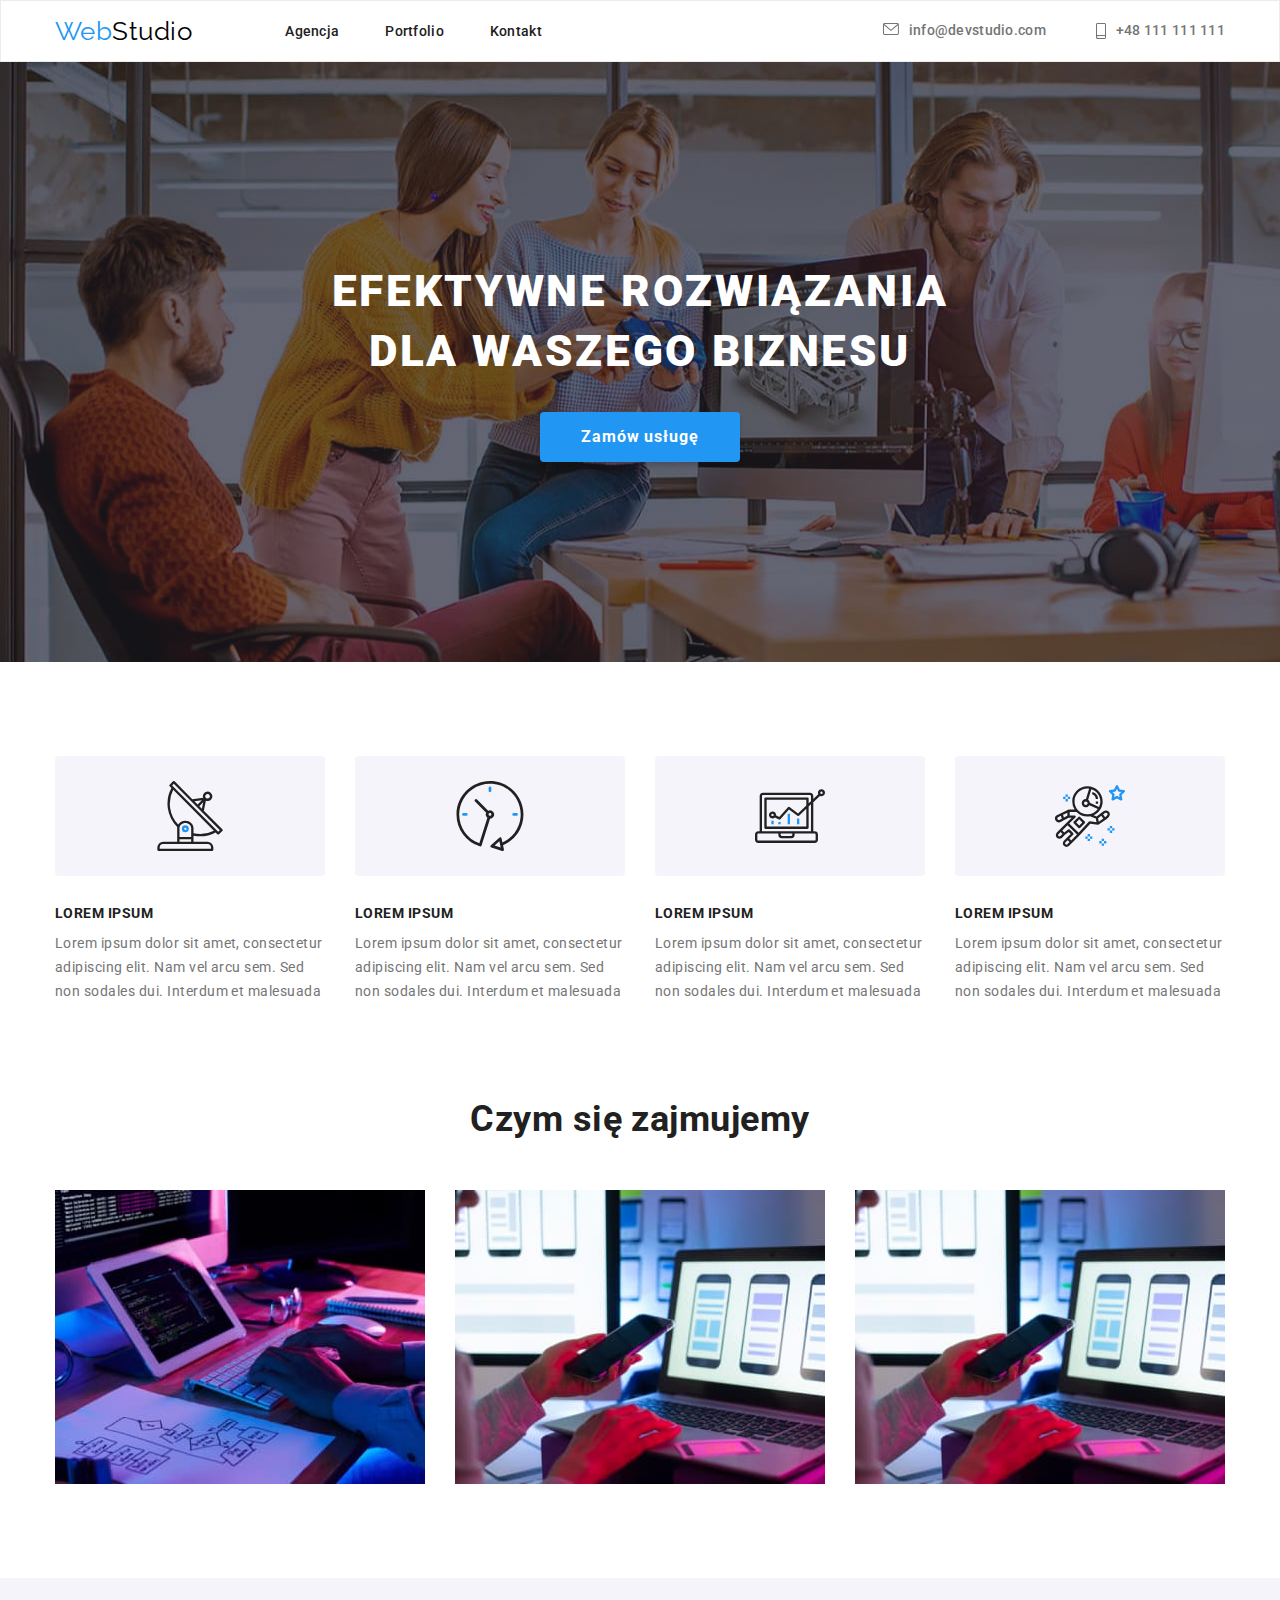
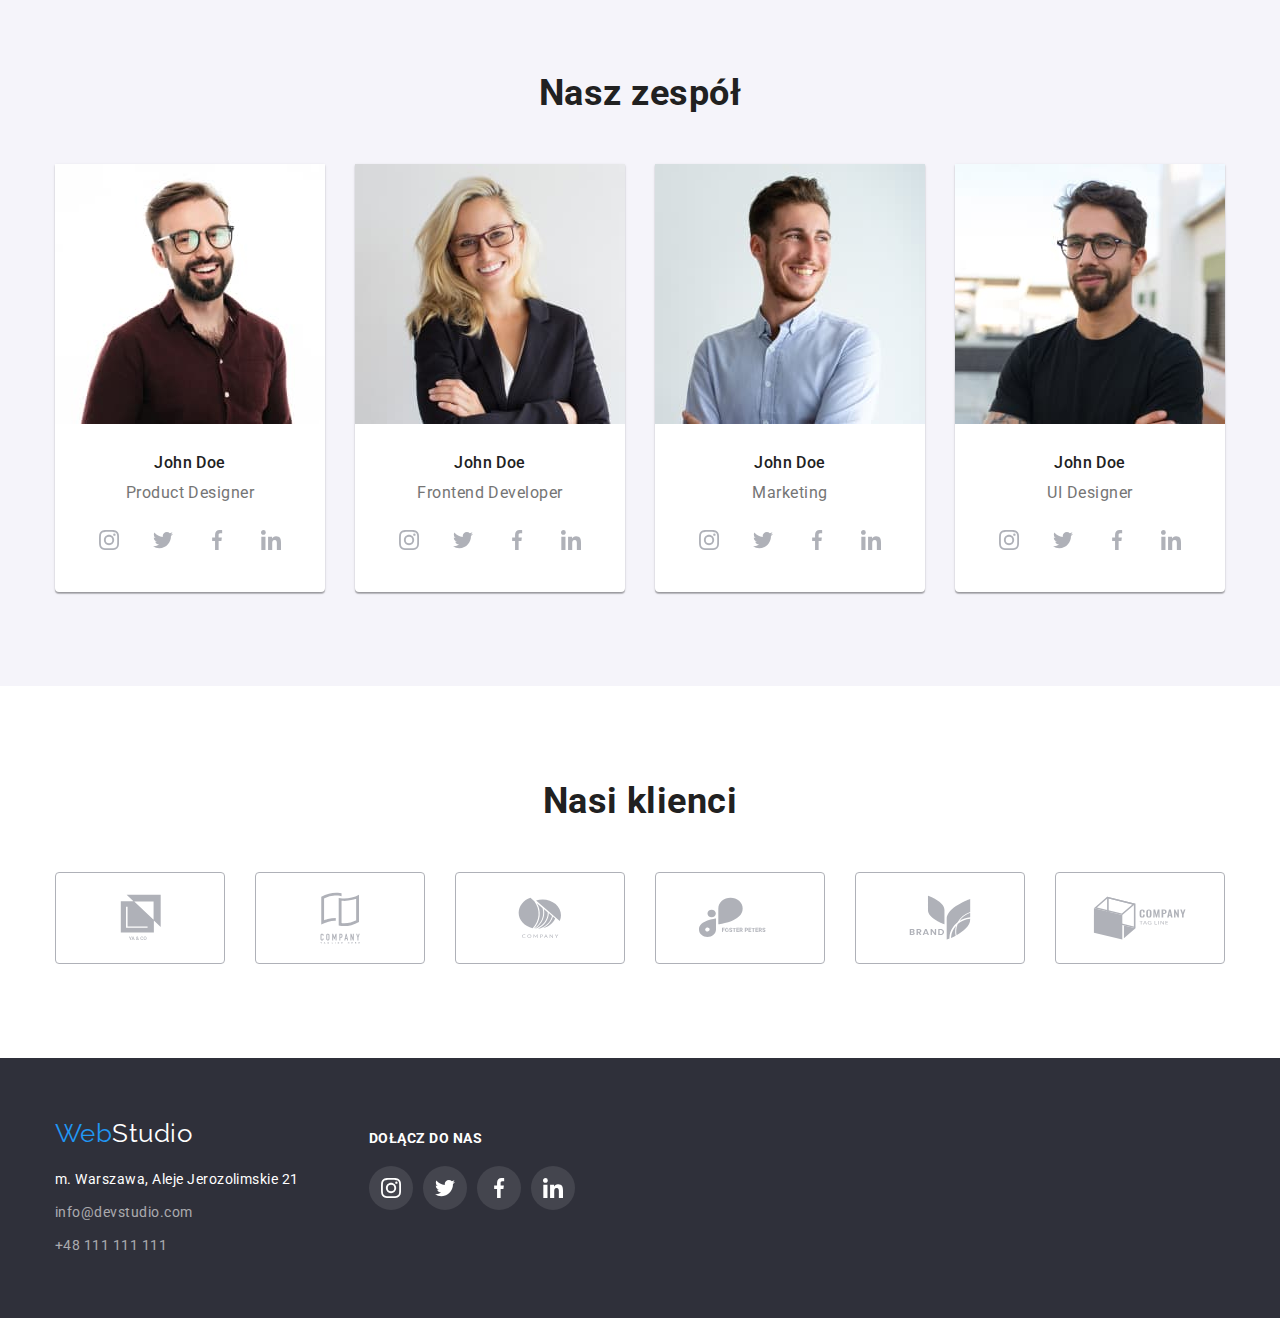
<file: index.html>
<!DOCTYPE html>
<html lang="pl">
  <head>
    <meta charset="UTF-8" />
    <meta http-equiv="X-UA-Compatible" content="IE=edge" />
    <meta name="viewport" content="width=device-width, initial-scale=1.0" />
    <link
      rel="stylesheet"
      href="https://cdnjs.cloudflare.com/ajax/libs/modern-normalize/1.0.0/modern-normalize.min.css"
    />
    <link
      href="https://fonts.googleapis.com/css2?family=Raleway:wght@700&family=Roboto:wght@400;500;700;900&display=swap"
      rel="stylesheet"
    />
    <link rel="stylesheet" href="./css/styles.css" />
    <title>WebStudio</title>
  </head>
  <body>
    <header class="header">
      <div class="container">
        <a class="header__logo logo" href="./index.html"
          ><span>Web</span>Studio</a
        >
        <nav class="nav">
          <ul class="nav__list list">
            <li class="nav__item">
              <a href="./index.html" class="nav__link link">Agencja</a>
            </li>
            <li class="nav__item">
              <a href="./portfolio.html" class="nav__link link">Portfolio</a>
            </li>
            <li class="nav__item">
              <a href="#" class="nav__link link">Kontakt</a>
            </li>
          </ul>
        </nav>
        <ul class="header__contact-list list">
          <li class="header__contact-item">
            <a
              class="header__contact-link link"
              href="mailto:info@devstudio.com"
              ><svg class="header__contact-icon" width="16" height="12">
                <use href="images/icons.svg#icon-envelope"></use></svg
              >info@devstudio.com</a
            >
          </li>
          <li class="header__contact-item">
            <a class="header__contact-link link" href="tel:+48111111111"
              ><svg class="header__contact-icon" width="10" height="16">
                <use href="images/icons.svg#icon-smartphone"></use></svg
              >+48 111 111 111</a
            >
          </li>
        </ul>
      </div>
    </header>
    <main>
      <section class="hero section">
        <div class="container">
          <h1 class="hero__heading">
            <pre>Efektywne rozwiązania</pre>
            <pre>dla waszego biznesu</pre>
          </h1>
          <button class="hero__button btn" type="button">Zamów usługę</button>
        </div>
      </section>
      <section class="strengths section">
        <div class="container">
          <ul class="strengths__list list">
            <li class="strengths__item">
              <div class="strengths__icon">
                <svg class="strengths__icon-svg">
                  <use
                    href="images/icons.svg#icon-antenna"
                    width="70"
                    height="70"
                  ></use>
                </svg>
              </div>
              <h2 class="strengths__heading">LOREM IPSUM</h2>
              <p class="strengths__text margin-top-10">
                Lorem ipsum dolor sit amet, consectetur adipiscing elit. Nam vel
                arcu sem. Sed non sodales dui. Interdum et malesuada
              </p>
            </li>
            <li class="strengths__item">
              <div class="strengths__icon">
                <svg class="strengths__icon-svg">
                  <use
                    href="images/icons.svg#icon-clock"
                    width="70"
                    height="70"
                  ></use>
                </svg>
              </div>
              <h2 class="strengths__heading">LOREM IPSUM</h2>
              <p class="strengths__text margin-top-10">
                Lorem ipsum dolor sit amet, consectetur adipiscing elit. Nam vel
                arcu sem. Sed non sodales dui. Interdum et malesuada
              </p>
            </li>
            <li class="strengths__item">
              <div class="strengths__icon">
                <svg class="strengths__icon-svg">
                  <use
                    href="images/icons.svg#icon-diagram"
                    width="70"
                    height="70"
                  ></use>
                </svg>
              </div>
              <h2 class="strengths__heading">LOREM IPSUM</h2>
              <p class="strengths__text margin-top-10">
                Lorem ipsum dolor sit amet, consectetur adipiscing elit. Nam vel
                arcu sem. Sed non sodales dui. Interdum et malesuada
              </p>
            </li>
            <li class="strengths__item">
              <div class="strengths__icon">
                <svg class="strengths__icon-svg">
                  <use
                    href="images/icons.svg#icon-astronaut"
                    width="70"
                    height="70"
                  ></use>
                </svg>
              </div>
              <h2 class="strengths__heading">LOREM IPSUM</h2>
              <p class="strengths__text margin-top-10">
                Lorem ipsum dolor sit amet, consectetur adipiscing elit. Nam vel
                arcu sem. Sed non sodales dui. Interdum et malesuada
              </p>
            </li>
          </ul>
        </div>
      </section>
      <section class="whatwedo section">
        <div class="container">
          <h2 class="heading-secondary">Czym się zajmujemy</h2>
          <ul class="whatwedo__list list">
            <li class="whatwedo__item">
              <img
                src="./images/programming.jpg"
                alt="Programist typing on keyboard"
                width="370"
                height="294"
                class="whatwedo__image"
              />
            </li>
            <li class="whatwedo__item">
              <img
                src="./images/mockups.jpg"
                alt="A graphic designer who prepares page mockups"
                width="370"
                height="294"
                class="whatwedo__image"
              />
            </li>
            <li class="whatwedo__item">
              <img
                src="./images/mockups.jpg"
                alt="A graphic designer who designs the website"
                width="370"
                height="294"
                class="whatwedo__image"
              />
            </li>
          </ul>
        </div>
      </section>
      <section class="team section">
        <div class="container">
          <h2 class="heading-secondary">Nasz zespół</h2>
          <ul class="team__list list">
            <li class="team__item">
              <figure class="team__card">
                <img
                  src="./images/webstudio-product-designer.jpg"
                  alt="Product designer"
                  width="270"
                  height="260"
                  class="team__image"
                />
                <figcaption class="team__description">
                  <h3 class="team__heading">John Doe</h3>
                  <p class="team__text margin-top-10">Product Designer</p>
                  <ul class="team__social-list list">
                    <li class="team__social-item">
                      <a class="team__social-link social" href="#">
                        <svg width="20" height="20" class="team__icon-svg">
                          <use href="images/icons.svg#icon-instagram"></use>
                        </svg>
                      </a>
                    </li>
                    <li class="team__social-item">
                      <a class="team__social-link social" href="#">
                        <svg width="20" height="20" class="team__icon-svg">
                          <use href="images/icons.svg#icon-twitter"></use>
                        </svg>
                      </a>
                    </li>
                    <li class="team__social-item">
                      <a class="team__social-link social" href="#">
                        <svg width="20" height="20" class="team__icon-svg">
                          <use href="images/icons.svg#icon-facebook"></use>
                        </svg>
                      </a>
                    </li>
                    <li class="team__social-item">
                      <a class="team__social-link social" href="#">
                        <svg width="20" height="20" class="team__icon-svg">
                          <use href="images/icons.svg#icon-linkedin"></use>
                        </svg>
                      </a>
                    </li>
                  </ul>
                </figcaption>
              </figure>
            </li>
            <li class="team__item">
              <figure class="team__card">
                <img
                  src="./images/webstudio-frontend-developer.jpg"
                  alt="Frontend developer"
                  width="270"
                  height="260"
                  class="team__image"
                />
                <figcaption class="team__description">
                  <h3 class="team__heading">John Doe</h3>
                  <p class="team__text margin-top-10">Frontend Developer</p>
                  <ul class="team__social-list list">
                    <li class="team__social-item">
                      <a class="team__social-link social" href="#">
                        <svg width="20" height="20" class="team__icon-svg">
                          <use href="images/icons.svg#icon-instagram"></use>
                        </svg>
                      </a>
                    </li>
                    <li class="team__social-item">
                      <a class="team__social-link social" href="#">
                        <svg width="20" height="20" class="team__icon-svg">
                          <use href="images/icons.svg#icon-twitter"></use>
                        </svg>
                      </a>
                    </li>
                    <li class="team__social-item">
                      <a class="team__social-link social" href="#">
                        <svg width="20" height="20" class="team__icon-svg">
                          <use href="images/icons.svg#icon-facebook"></use>
                        </svg>
                      </a>
                    </li>
                    <li class="team__social-item">
                      <a class="team__social-link social" href="#">
                        <svg width="20" height="20" class="team__icon-svg">
                          <use href="images/icons.svg#icon-linkedin"></use>
                        </svg>
                      </a>
                    </li>
                  </ul>
                </figcaption>
              </figure>
            </li>
            <li class="team__item">
              <figure class="team__card">
                <img
                  src="./images/webstudio-marketing.jpg"
                  alt="Marketing"
                  width="270"
                  height="260"
                  class="team__image"
                />
                <figcaption class="team__description">
                  <h3 class="team__heading">John Doe</h3>
                  <p class="team__text margin-top-10">Marketing</p>
                  <ul class="team__social-list list">
                    <li class="team__social-item">
                      <a class="team__social-link social" href="#">
                        <svg width="20" height="20" class="team__icon-svg">
                          <use href="images/icons.svg#icon-instagram"></use>
                        </svg>
                      </a>
                    </li>
                    <li class="team__social-item">
                      <a class="team__social-link social" href="#">
                        <svg width="20" height="20" class="team__icon-svg">
                          <use href="images/icons.svg#icon-twitter"></use>
                        </svg>
                      </a>
                    </li>
                    <li class="team__social-item">
                      <a class="team__social-link social" href="#">
                        <svg width="20" height="20" class="team__icon-svg">
                          <use href="images/icons.svg#icon-facebook"></use>
                        </svg>
                      </a>
                    </li>
                    <li class="team__social-item">
                      <a class="team__social-link social" href="#">
                        <svg width="20" height="20" class="team__icon-svg">
                          <use href="images/icons.svg#icon-linkedin"></use>
                        </svg>
                      </a>
                    </li>
                  </ul>
                </figcaption>
              </figure>
            </li>
            <li class="team__item">
              <figure class="team__card">
                <img
                  src="./images/webstudio-ui-designer.jpg"
                  alt="UI designer"
                  width="270"
                  height="260"
                  class="team__image"
                />
                <figcaption class="team__description">
                  <h3 class="team__heading">John Doe</h3>
                  <p class="team__text margin-top-10">UI Designer</p>
                  <ul class="team__social-list list">
                    <li class="team__social-item">
                      <a class="team__social-link social" href="#">
                        <svg width="20" height="20" class="team__icon-svg">
                          <use href="images/icons.svg#icon-instagram"></use>
                        </svg>
                      </a>
                    </li>
                    <li class="team__social-item">
                      <a class="team__social-link social" href="#">
                        <svg width="20" height="20" class="team__icon-svg">
                          <use href="images/icons.svg#icon-twitter"></use>
                        </svg>
                      </a>
                    </li>
                    <li class="team__social-item">
                      <a class="team__social-link social" href="#">
                        <svg width="20" height="20" class="team__icon-svg">
                          <use href="images/icons.svg#icon-facebook"></use>
                        </svg>
                      </a>
                    </li>
                    <li class="team__social-item">
                      <a class="team__social-link social" href="#">
                        <svg width="20" height="20" class="team__icon-svg">
                          <use href="images/icons.svg#icon-linkedin"></use>
                        </svg>
                      </a>
                    </li>
                  </ul>
                </figcaption>
              </figure>
            </li>
          </ul>
        </div>
      </section>
      <section class="clients section">
        <div class="container">
          <h2 class="heading-secondary">Nasi klienci</h2>
          <ul class="clients__list list">
            <li class="clients__item">
              <a class="clients__link" href="#">
                <svg width="41" height="46.7" class="client__icon-svg">
                  <use href="images/icons.svg#icon-logo1"></use>
                </svg>
              </a>
            </li>
            <li class="clients__item">
              <a class="clients__link" href="#">
                <svg width="40" height="52" class="client__icon-svg">
                  <use href="images/icons.svg#icon-logo2"></use>
                </svg>
              </a>
            </li>
            <li class="clients__item">
              <a class="clients__link" href="#">
                <svg width="43.46" height="41.18" class="client__icon-svg">
                  <use href="images/icons.svg#icon-logo3"></use>
                </svg>
              </a>
            </li>
            <li class="clients__item">
              <a class="clients__link" href="#">
                <svg width="84.44" height="40.62" class="client__icon-svg">
                  <use href="images/icons.svg#icon-logo4"></use>
                </svg>
              </a>
            </li>
            <li class="clients__item">
              <a class="clients__link" href="#">
                <svg width="62.54" height="45.43" class="client__icon-svg">
                  <use href="images/icons.svg#icon-logo5"></use>
                </svg>
              </a>
            </li>
            <li class="clients__item">
              <a class="clients__link" href="#">
                <svg width="93.79" height="43.93" class="client__icon-svg">
                  <use href="images/icons.svg#icon-logo6"></use>
                </svg>
              </a>
            </li>
          </ul>
        </div>
      </section>
    </main>
    <footer class="footer section">
      <div class="container">
        <div class="footer__left">
          <a class="footer__logo logo" href="#"><span>Web</span>Studio</a>
          <address class="footer__contact">
            <p class="footer__address">m. Warszawa, Aleje Jerozolimskie 21</p>
            <ul class="footer__contact-list list">
              <li class="footer__contact-item">
                <a
                  href="mailto:info@devstudio.com"
                  class="footer__contact-link link"
                  >info@devstudio.com</a
                >
              </li>
              <li class="footer__contact-item">
                <a href="tel:+48111111111" class="footer__contact-link link"
                  >+48 111 111 111</a
                >
              </li>
            </ul>
          </address>
        </div>
        <div class="footer__right">
          <h3 class="footer__join-us">Dołącz do nas</h3>
          <ul class="footer__social-list list">
            <li class="footer__social-item">
              <a class="footer__social-link social" href="#">
                <svg width="20" height="20" class="footer__icon-svg">
                  <use href="images/icons.svg#icon-instagram"></use>
                </svg>
              </a>
            </li>
            <li class="footer__social-item">
              <a class="footer__social-link social" href="#">
                <svg width="20" height="20" class="footer__icon-svg">
                  <use href="images/icons.svg#icon-twitter"></use>
                </svg>
              </a>
            </li>
            <li class="footer__social-item">
              <a class="footer__social-link social" href="#">
                <svg width="20" height="20" class="footer__icon-svg">
                  <use href="images/icons.svg#icon-facebook"></use>
                </svg>
              </a>
            </li>
            <li class="footer__social-item">
              <a class="footer__social-link social" href="#">
                <svg width="20" height="20" class="footer__icon-svg">
                  <use href="images/icons.svg#icon-linkedin"></use>
                </svg>
              </a>
            </li>
          </ul>
        </div>
      </div>
    </footer>
  </body>
</html>
</file>
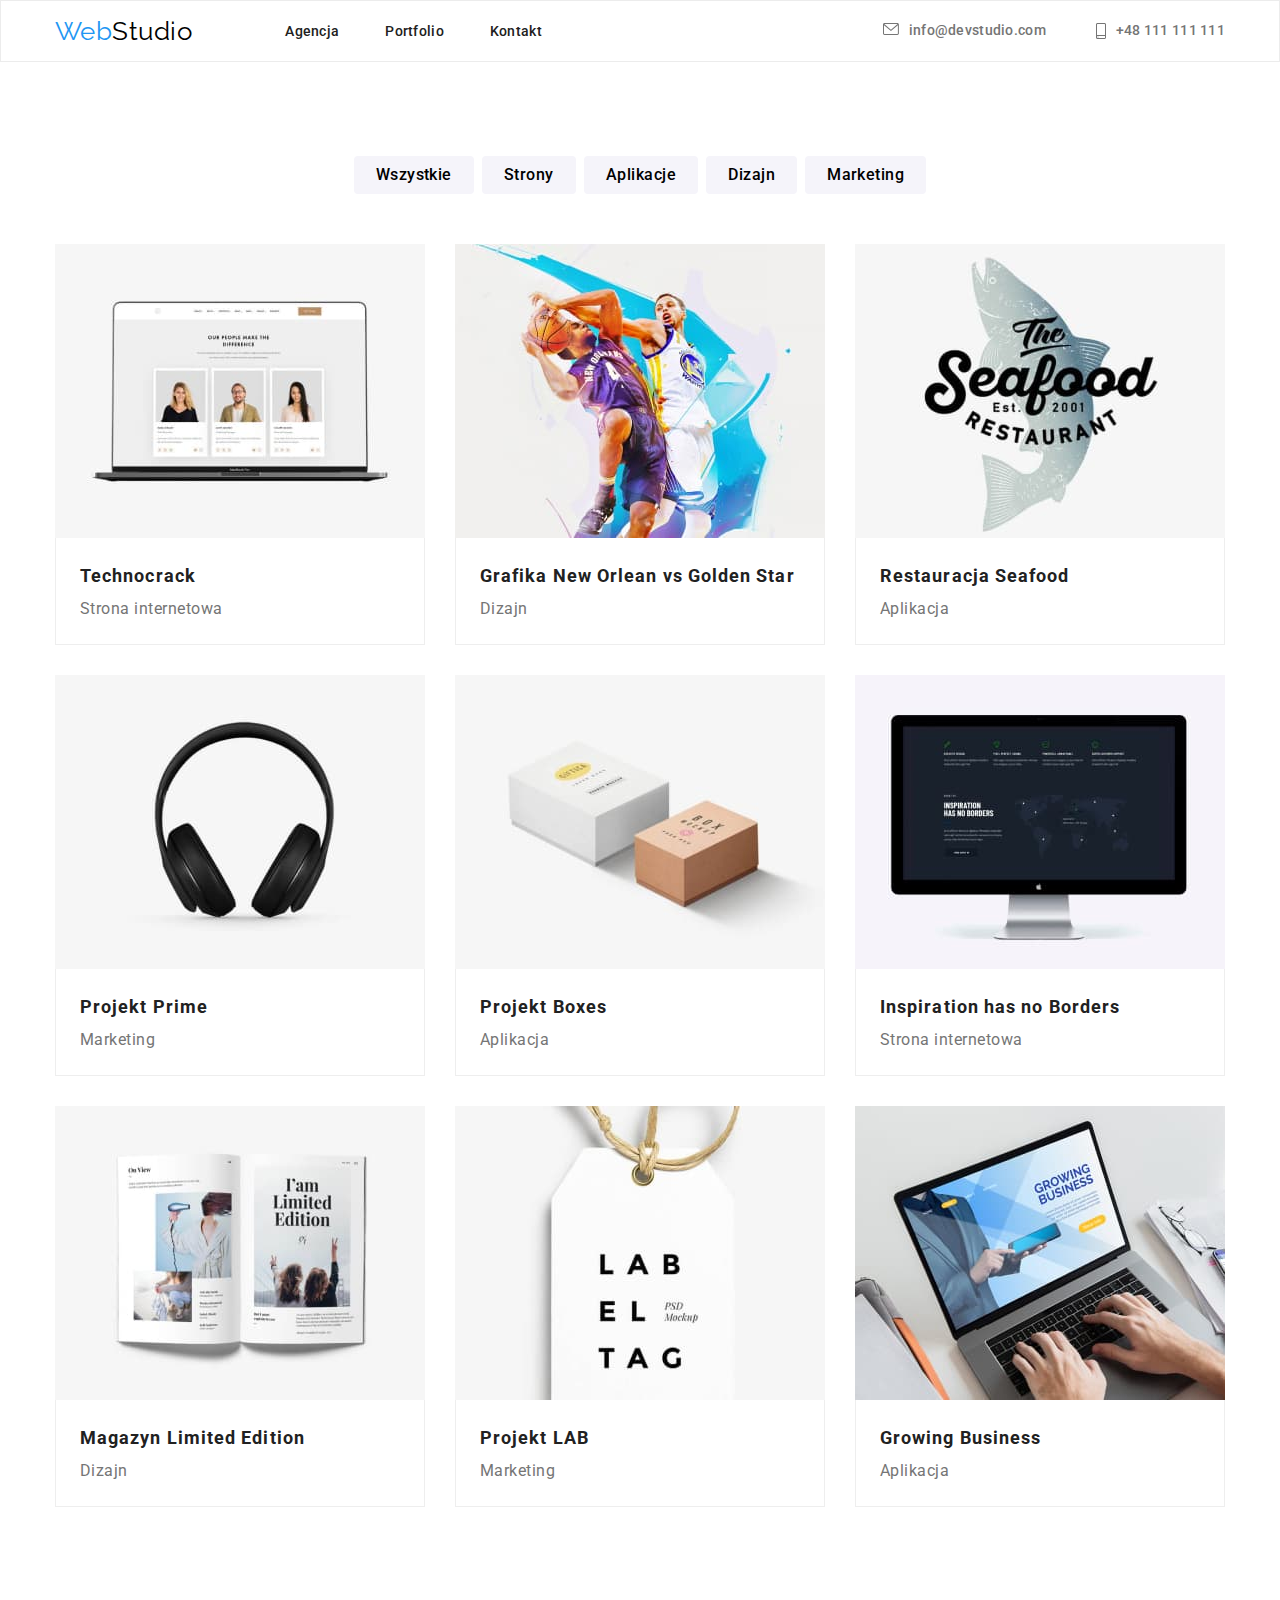
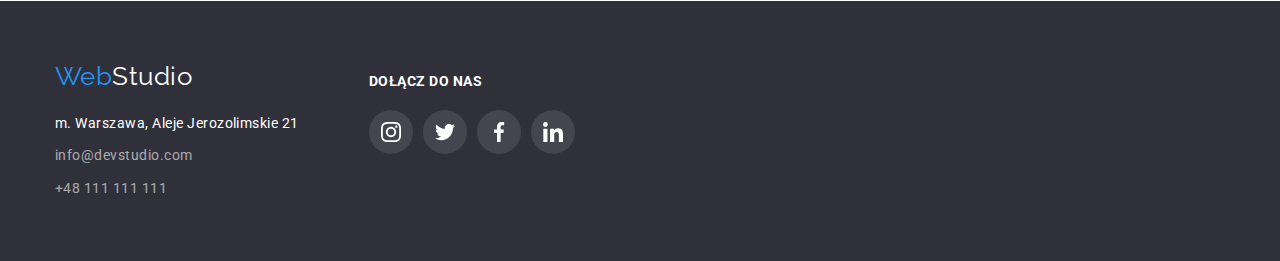
<file: portfolio.html>
<!DOCTYPE html>
<html lang="pl">
  <head>
    <meta charset="UTF-8" />
    <meta http-equiv="X-UA-Compatible" content="IE=edge" />
    <meta name="viewport" content="width=device-width, initial-scale=1.0" />
    <link
      rel="stylesheet"
      href="https://cdnjs.cloudflare.com/ajax/libs/modern-normalize/1.0.0/modern-normalize.min.css"
    />
    <link
      href="https://fonts.googleapis.com/css2?family=Raleway:wght@700&family=Roboto:wght@400;500;700;900&display=swap"
      rel="stylesheet"
    />
    <link rel="stylesheet" href="./css/styles.css" />
    <title>WebStudio</title>
  </head>
  <body>
    <header class="header">
      <div class="container">
        <a class="header__logo logo" href="./index.html"
          ><span>Web</span>Studio</a
        >
        <nav class="nav">
          <ul class="nav__list list">
            <li class="nav__item">
              <a href="./index.html" class="nav__link link">Agencja</a>
            </li>
            <li class="nav__item">
              <a href="./portfolio.html" class="nav__link link">Portfolio</a>
            </li>
            <li class="nav__item">
              <a href="#" class="nav__link link">Kontakt</a>
            </li>
          </ul>
        </nav>
        <ul class="header__contact-list list">
          <li class="header__contact-item">
            <a
              class="header__contact-link link"
              href="mailto:info@devstudio.com"
              ><svg class="header__contact-icon" width="16" height="12">
                <use href="images/icons.svg#icon-envelope"></use></svg
              >info@devstudio.com</a
            >
          </li>
          <li class="header__contact-item">
            <a class="header__contact-link link" href="tel:+48111111111"
              ><svg class="header__contact-icon" width="10" height="16">
                <use href="images/icons.svg#icon-smartphone"></use></svg
              >+48 111 111 111</a
            >
          </li>
        </ul>
      </div>
    </header>
    <main>
      <section class="filter section">
        <div class="container">
          <ul class="filter__list list">
            <li class="filter__item">
              <button class="filter__button btn" type="button">
                Wszystkie
              </button>
            </li>
            <li class="filter__item">
              <button class="filter__button btn" type="button">Strony</button>
            </li>
            <li class="filter__item">
              <button class="filter__button btn" type="button">
                Aplikacje
              </button>
            </li>
            <li class="filter__item">
              <button class="filter__button btn" type="button">Dizajn</button>
            </li>
            <li class="filter__item">
              <button class="filter__button btn" type="button">
                Marketing
              </button>
            </li>
          </ul>
        </div>
      </section>
      <section class="portfolio section">
        <div class="container">
          <ul class="portfolio__list list">
            <li class="portfolio__item">
              <figure class="portfolio__card">
                <img
                  src="./images/technocrack-website.jpg"
                  alt="Technocrack website"
                  width="370"
                  height="294"
                  class="portfolio__image"
                />
                <figcaption class="portfolio__description">
                  <h3 class="portfolio__heading">Technocrack</h3>
                  <p class="portfolio__text">Strona internetowa</p>
                </figcaption>
              </figure>
            </li>
            <li class="portfolio__item">
              <figure class="portfolio__card">
                <img
                  src="./images/new-orlean-vs-golden-star-graphic.jpg"
                  alt="New Orlean vs Golden Star graphic"
                  width="370"
                  height="294"
                  class="portfolio__image"
                />
                <figcaption class="portfolio__description">
                  <h3 class="portfolio__heading">
                    Grafika New Orlean vs Golden Star
                  </h3>
                  <p class="portfolio__text">Dizajn</p>
                </figcaption>
              </figure>
            </li>
            <li class="portfolio__item">
              <figure class="portfolio__card">
                <img
                  src="./images/seafood-restaurant-app.jpg"
                  alt="Seafood restaurant app"
                  width="370"
                  height="294"
                  class="portfolio__image"
                />
                <figcaption class="portfolio__description">
                  <h3 class="portfolio__heading">Restauracja Seafood</h3>
                  <p class="portfolio__text">Aplikacja</p>
                </figcaption>
              </figure>
            </li>
            <li class="portfolio__item">
              <figure class="portfolio__card">
                <img
                  src="./images/prime-project-marketing.jpg"
                  alt="Prime marketing project"
                  width="370"
                  height="294"
                  class="portfolio__image"
                />
                <figcaption class="portfolio__description">
                  <h3 class="portfolio__heading">Projekt Prime</h3>
                  <p class="portfolio__text">Marketing</p>
                </figcaption>
              </figure>
            </li>
            <li class="portfolio__item">
              <figure class="portfolio__card">
                <img
                  src="./images/boxes-project-app.jpg"
                  alt="Boxes app project"
                  width="370"
                  height="294"
                  class="portfolio__image"
                />
                <figcaption class="portfolio__description">
                  <h3 class="portfolio__heading">Projekt Boxes</h3>
                  <p class="portfolio__text">Aplikacja</p>
                </figcaption>
              </figure>
            </li>
            <li class="portfolio__item">
              <figure class="portfolio__card">
                <img
                  src="./images/inspiration-has-no-borders-website.jpg"
                  alt="Inspiration has no Borders website"
                  width="370"
                  height="294"
                  class="portfolio__image"
                />
                <figcaption class="portfolio__description">
                  <h3 class="portfolio__heading">Inspiration has no Borders</h3>
                  <p class="portfolio__text">Strona internetowa</p>
                </figcaption>
              </figure>
            </li>
            <li class="portfolio__item">
              <figure class="portfolio__card">
                <img
                  src="./images/limited-edition-magazine-graphic.jpg"
                  alt="Limited edition magazine graphic"
                  width="370"
                  height="294"
                  class="portfolio__image"
                />
                <figcaption class="portfolio__description">
                  <h3 class="portfolio__heading">Magazyn Limited Edition</h3>
                  <p class="portfolio__text">Dizajn</p>
                </figcaption>
              </figure>
            </li>
            <li class="portfolio__item">
              <figure class="portfolio__card">
                <img
                  src="./images/project-lab-marketing.jpg"
                  alt="Lab marketing project"
                  width="370"
                  height="294"
                  class="portfolio__image"
                />
                <figcaption class="portfolio__description">
                  <h3 class="portfolio__heading">Projekt LAB</h3>
                  <p class="portfolio__text">Marketing</p>
                </figcaption>
              </figure>
            </li>
            <li class="portfolio__item">
              <figure class="portfolio__card">
                <img
                  src="./images/growing-business-app.jpg"
                  alt="Growing business app"
                  width="370"
                  height="294"
                  class="portfolio__image"
                />
                <figcaption class="portfolio__description">
                  <h3 class="portfolio__heading">Growing Business</h3>
                  <p class="portfolio__text">Aplikacja</p>
                </figcaption>
              </figure>
            </li>
          </ul>
        </div>
      </section>
    </main>
    <footer class="footer section">
      <div class="container">
        <div class="footer__left">
          <a class="footer__logo logo" href="#"><span>Web</span>Studio</a>
          <address class="footer__contact">
            <p class="footer__address">m. Warszawa, Aleje Jerozolimskie 21</p>
            <ul class="footer__contact-list list">
              <li class="footer__contact-item">
                <a
                  href="mailto:info@devstudio.com"
                  class="footer__contact-link link"
                  >info@devstudio.com</a
                >
              </li>
              <li class="footer__contact-item">
                <a href="tel:+48111111111" class="footer__contact-link link"
                  >+48 111 111 111</a
                >
              </li>
            </ul>
          </address>
        </div>
        <div class="footer__right">
          <h3 class="footer__join-us">Dołącz do nas</h3>
          <ul class="footer__social-list list">
            <li class="footer__social-item">
              <a class="footer__social-link social" href="#">
                <svg width="20" height="20" class="footer__icon-svg">
                  <use href="images/icons.svg#icon-instagram"></use>
                </svg>
              </a>
            </li>
            <li class="footer__social-item">
              <a class="footer__social-link social" href="#">
                <svg width="20" height="20" class="footer__icon-svg">
                  <use href="images/icons.svg#icon-twitter"></use>
                </svg>
              </a>
            </li>
            <li class="footer__social-item">
              <a class="footer__social-link social" href="#">
                <svg width="20" height="20" class="footer__icon-svg">
                  <use href="images/icons.svg#icon-facebook"></use>
                </svg>
              </a>
            </li>
            <li class="footer__social-item">
              <a class="footer__social-link social" href="#">
                <svg width="20" height="20" class="footer__icon-svg">
                  <use href="images/icons.svg#icon-linkedin"></use>
                </svg>
              </a>
            </li>
          </ul>
        </div>
      </div>
    </footer>
  </body>
</html>
</file>
<file: css/styles.css>
:root {
  --main-color: #2196f3;
  --darkgrey-color: #212121;
  --mediumgrey-color: #2f303a;
  --lightgrey-color: #757575;
  --softgrey-color: #f5f4fa;
  --white: #fff;
  --black: #000;
  --material-shadow-v1: 0px 1px 3px #0000001f, 0px 1px 1px #00000024,
    0px 2px 1px #00000033;
  --shadow-middle: 0px 3px 1px #0000001a, 0px 1px 2px #00000014,
    0px 2px 2px rgba(0, 0, 0, 0.12);
  --drop-shadow: 1px 4px 6px 0 #00000029, 0 4px 4px 0 #0000000f,
    0 1px 1px 0 #0000001f;
  --button-shadow: 0px 4px 4px #00000026;
  --lightgrey-transparent: #ffffff99;
  --border-grey-color: #eeeeee;
  --border-grey-color-V2: #ececec;
  --border-grey-color-V3: #afb1b8;
  --social-background: #ffffff1a;
}

h1,
h2,
h3,
h4,
h5,
h6,
p,
ul,
pre,
figure {
  margin: 0;
  padding: 0;
  line-height: 0;
}

body {
  font-family: "Roboto", sans-serif;
  color: var(--darkgrey-color);
  letter-spacing: 0.03em;
}

pre {
  font-family: inherit;
  line-height: inherit;
}

.margin-top-10 {
  margin-top: 10px;
}

.container {
  max-width: 1200px;
  width: 100%;
  padding: 0 15px;
  margin: 0 auto;
}

.header {
  background-color: var(--white);
  border: 1px solid var(--border-grey-color-V2);
}

.header .container {
  display: flex;
  align-items: center;
  justify-content: space-between;
  gap: 93px;
}

.logo {
  color: var(--black);
  font-family: "Raleway", sans-serif;
  text-decoration: none;
  font-size: 26px;
  line-height: 1.17;
}

.logo span {
  color: var(--main-color);
}

.list {
  display: flex;
  list-style: none;
  margin: 0;
  padding: 0;
}

.link {
  text-decoration: none;
}

.btn {
  cursor: pointer;
}

.nav {
  font-size: 14px;
  font-weight: 500;
  line-height: 1.17;
  letter-spacing: 0.02em;
  margin-right: auto;
}

.nav__list {
  gap: 46px;
}

.nav__item {
  padding: 30px 0;
}

.nav__link {
  color: var(--darkgrey-color);
}

.nav__link:hover,
.nav__link:active,
.nav__link:focus {
  color: var(--main-color);
}

.header__contact-list {
  font-size: 14px;
  font-weight: 500;
  line-height: 1.14;
  letter-spacing: 0.02em;
  gap: 50px;
  margin-left: auto;
}

.header__contact-link {
  display: flex;
  gap: 10px;
  color: var(--lightgrey-color);
  fill: var(--lightgrey-color);
}

.header__contact-link:hover {
  color: var(--main-color);
  fill: var(--main-color);
}

.section {
  padding: 94px 0px;
}

.hero {
  display: flex;
  background-image: linear-gradient(
      0deg,
      rgba(47, 48, 58, 0.4) 0%,
      rgba(47, 48, 58, 0.4) 100%
    ),
    url("../images/background-img.jpg");
  background-repeat: no-repeat;
  background-size: cover;
  text-align: center;
  align-items: center;
  justify-content: center;
  padding: 200px 0;
  max-width: 1600px;
  margin: 0 auto;
}

.hero__heading pre {
  color: var(--white);
  font-weight: 900;
  font-size: 44px;
  line-height: 1.36;
  letter-spacing: 0.06em;
  text-transform: uppercase;
}

.hero__button {
  font-family: "Roboto";
  color: var(--white);
  background-color: var(--main-color);
  box-shadow: var(--button-shadow);
  border-width: 0;
  border-radius: 4px;
  padding: 10px 41px;
  font-weight: 700;
  font-size: 16px;
  line-height: 1.88;
  letter-spacing: 0.06em;
  margin-top: 30px;
}

.strengths {
  background-color: var(--white);
}

.strengths__icon {
  width: 270px;
  height: 120px;
  margin-bottom: 30px;
  display: flex;
  justify-content: center;
  align-items: center;
  background-color: var(--softgrey-color);
  border-radius: 4px;
}

.strengths__icon-svg {
  width: 70px;
  height: 70px;
}

.strengths__heading {
  font-weight: 700;
  font-size: 14px;
  line-height: 1.14;
  text-transform: uppercase;
}

.strengths__list {
  gap: 30px;
}

.strengths__text {
  font-size: 14px;
  line-height: 1.71;
  color: var(--lightgrey-color);
}

.whatwedo {
  background-color: var(--white);
  padding-top: 0;
}

.whatwedo__list {
  justify-content: space-between;
}

.heading-secondary {
  font-weight: 700;
  font-size: 36px;
  line-height: 1.17;
  text-align: center;
  margin-bottom: 50px;
}

.team {
  background-color: var(--softgrey-color);
}

.team__list {
  justify-content: space-between;
  gap: 30px;
}

.team__card {
  background: var(--white);
  box-shadow: var(--material-shadow-v1);
  border-radius: 0px 0px 4px 4px;
}

.team__description {
  padding: 30px 32px;
}

.team__heading {
  font-weight: 500;
  font-size: 16px;
  line-height: 1.18;
  text-align: center;
}

.team__text {
  font-size: 16px;
  line-height: 19px;
  text-align: center;
  color: var(--lightgrey-color);
  margin-bottom: 16px;
}

.social {
  width: 44px;
  height: 44px;
  border: 1px;
  border-radius: 25px;
  display: flex;
  justify-content: center;
  align-items: center;
}

.team__social-link {
  fill: var(--border-grey-color-V3);
}

.social:hover {
  background-color: var(--main-color);
  fill: var(--white);
}

.team__social-list {
  gap: 10px;
}

.clients__list {
  justify-content: space-between;
}

/* .clients__item {
  width: 170px;
  height: 92px;
  border: 1px solid var(--border-grey-color-V3);
  border-radius: 4px;
  display: flex;
  justify-content: center;
  align-items: center;
  gap: 30px;
} */

.clients__link {
  width: 170px;
  height: 92px;
  border: 1px solid var(--border-grey-color-V3);
  border-radius: 4px;
  display: flex;
  justify-content: center;
  align-items: center;
  gap: 30px;
}

.clients__link {
  fill: var(--border-grey-color-V3);
}

.clients__link:hover {
  border: 1px solid var(--main-color);
  fill: var(--main-color);
}

.footer {
  background-color: var(--mediumgrey-color);
  padding: 60px 0;
}

.footer__social-list {
  gap: 10px;
}

.footer__social-link {
  background-color: var(--social-background);
  fill: var(--white);
}

.footer__join-us {
  color: var(--white);
  font-weight: 700;
  line-height: 1.17;
  font-size: 14px;
  text-transform: uppercase;
  letter-spacing: 3%;
  margin-bottom: 20px;
  margin-top: 12px;
}

.footer .container {
  display: flex;
  gap: 70px;
}

.footer__logo {
  color: var(--white);
}

.footer__address {
  font-size: 14px;
  font-style: normal;
  line-height: 1.71;
  color: var(--white);
  margin-top: 20px;
}

.footer__contact-list {
  margin-top: 9px;
  flex-direction: column;
  gap: 9px;
}

.footer__contact-link {
  font-size: 14px;
  font-style: normal;
  line-height: 1.71;
  color: var(--lightgrey-transparent);
}

.footer__contact-link:hover,
.footer__contact-link:focus {
  color: var(--main-color);
}

/* Portfolio */
.filter {
  padding-bottom: 50px;
}

.filter__list {
  gap: 8px;
  justify-content: center;
}

.filter__button {
  font-family: "Roboto";
  color: var(--black);
  font-weight: 500;
  font-size: 16px;
  line-height: 1.62;
  text-align: center;
  background: var(--softgrey-color);
  border-radius: 4px;
  border-width: 0;
  padding: 6px 22px;
  letter-spacing: 0.03em;
}

.filter__button:hover,
.filter__button:active,
.filter__button:focus {
  background: var(--main-color);
  box-shadow: var(--shadow-middle);
  color: var(--white);
}

.portfolio {
  padding-top: 0;
}

.portfolio__list {
  flex-wrap: wrap;
  gap: 30px;
}

.portfolio__card {
  background: var(--white);
}

.portfolio__item:hover {
  box-shadow: var(--drop-shadow);
}

.portfolio__description {
  border: 1px solid var(--border-grey-color);
  border-top: 0;
  padding: 20px 24px;
}

.portfolio__heading {
  font-weight: 700;
  font-size: 18px;
  line-height: 2;
  letter-spacing: 0.06em;
}

.portfolio__text {
  font-size: 16px;
  line-height: 1.88;
  color: var(--lightgrey-color);
}
</file>
